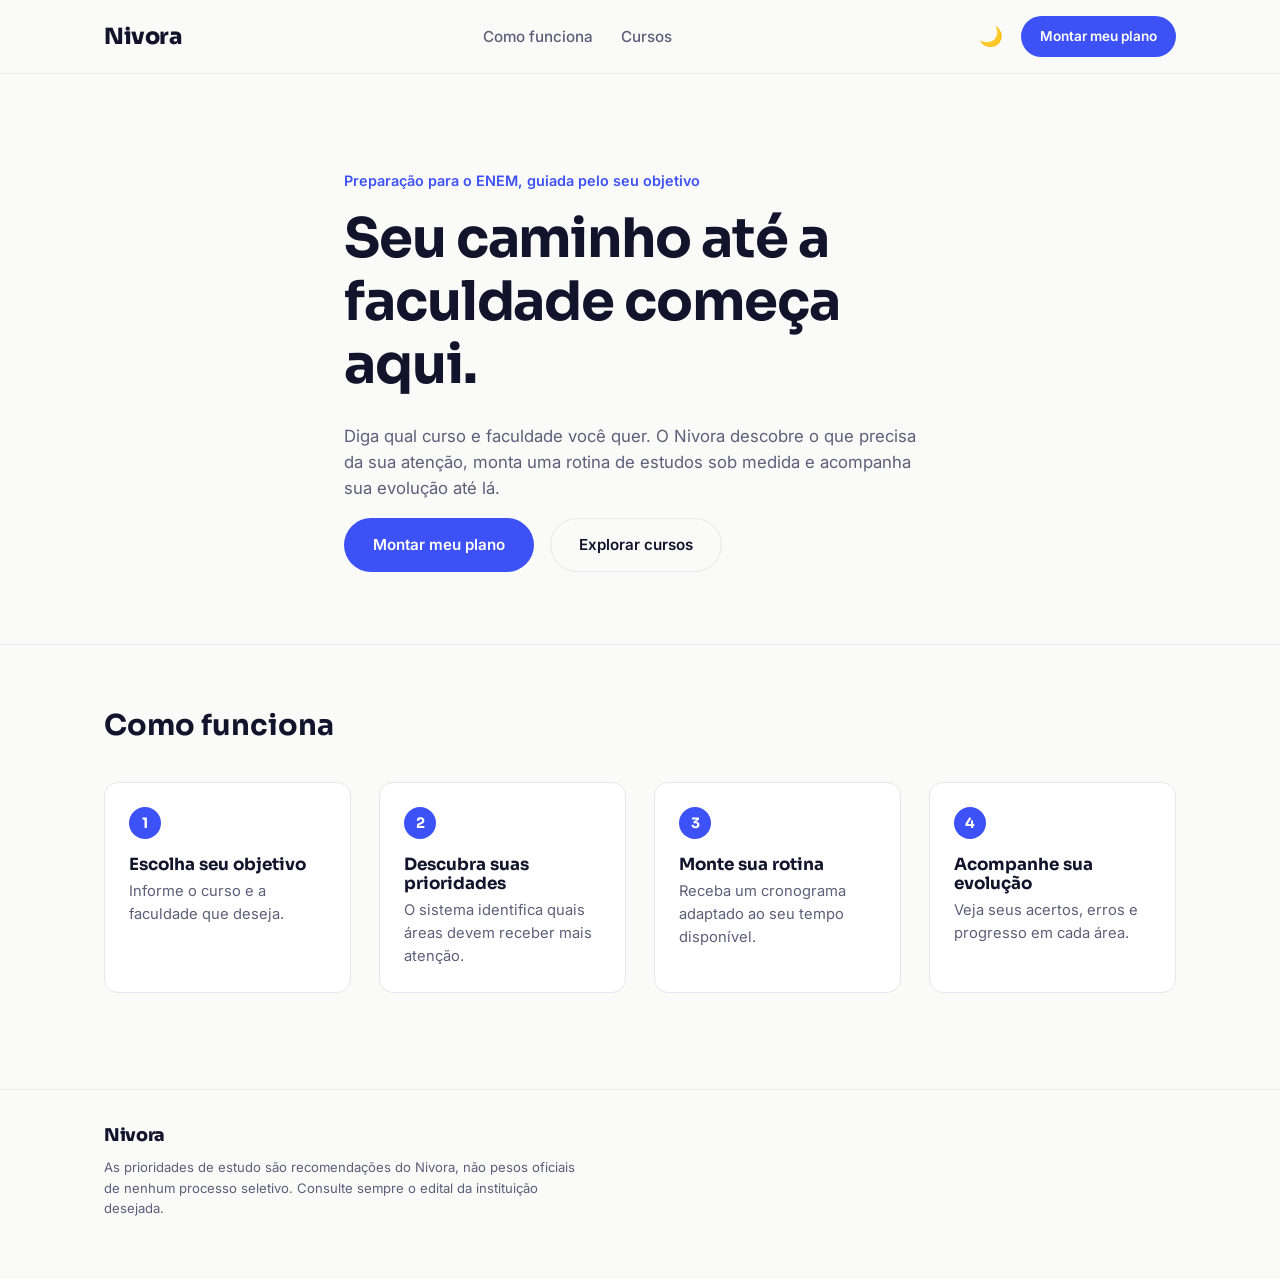
<file: index.html>
<!DOCTYPE html>
<html lang="pt-BR">
<head>
<meta charset="UTF-8">
<meta name="viewport" content="width=device-width, initial-scale=1.0">
<title>Nivora — Seu caminho até a faculdade começa aqui</title>
<meta name="description" content="Nivora personaliza sua preparação para o ENEM de acordo com o curso, a faculdade e o objetivo que você quer alcançar.">
<link rel="preconnect" href="https://fonts.googleapis.com">
<link href="https://fonts.googleapis.com/css2?family=Sora:wght@400;600;700;800&family=Inter:wght@400;500;600&display=swap" rel="stylesheet">
<link rel="stylesheet" href="css/style.css">
</head>
<body>

<header class="site-header">
  <div class="container header-inner">
    <a href="index.html" class="logo">Nivora</a>
    <nav class="main-nav" id="mainNav">
      <a href="#como-funciona">Como funciona</a>
      <a href="cursos.html">Cursos</a>
    </nav>
    <div class="header-actions">
      <button id="themeToggle" class="icon-btn" aria-label="Alternar tema claro/escuro">🌙</button>
      <a href="onboarding.html" class="btn btn-primary btn-sm">Montar meu plano</a>
      <button id="menuToggle" class="icon-btn nav-toggle" aria-label="Abrir menu">☰</button>
    </div>
  </div>
</header>

<main>
  <section class="hero">
    <div class="container hero-inner">
      <p class="hero-eyebrow">Preparação para o ENEM, guiada pelo seu objetivo</p>
      <h1 class="hero-title">Seu caminho até a<br>faculdade começa aqui.</h1>
      <p class="hero-text">
        Diga qual curso e faculdade você quer. O Nivora descobre o que
        precisa da sua atenção, monta uma rotina de estudos sob medida
        e acompanha sua evolução até lá.
      </p>
      <div class="hero-actions">
        <a href="onboarding.html" class="btn btn-primary">Montar meu plano</a>
        <a href="cursos.html" class="btn btn-outline">Explorar cursos</a>
      </div>
    </div>
  </section>

  <section class="how-it-works" id="como-funciona">
    <div class="container">
      <h2 class="section-title">Como funciona</h2>
      <ol class="steps">
        <li class="step">
          <span class="step-index">1</span>
          <h3>Escolha seu objetivo</h3>
          <p>Informe o curso e a faculdade que deseja.</p>
        </li>
        <li class="step">
          <span class="step-index">2</span>
          <h3>Descubra suas prioridades</h3>
          <p>O sistema identifica quais áreas devem receber mais atenção.</p>
        </li>
        <li class="step">
          <span class="step-index">3</span>
          <h3>Monte sua rotina</h3>
          <p>Receba um cronograma adaptado ao seu tempo disponível.</p>
        </li>
        <li class="step">
          <span class="step-index">4</span>
          <h3>Acompanhe sua evolução</h3>
          <p>Veja seus acertos, erros e progresso em cada área.</p>
        </li>
      </ol>
    </div>
  </section>
</main>

<footer class="site-footer">
  <div class="container footer-inner">
    <span class="logo logo-sm">Nivora</span>
    <p>As prioridades de estudo são recomendações do Nivora, não pesos oficiais de nenhum processo seletivo. Consulte sempre o edital da instituição desejada.</p>
  </div>
</footer>

<script src="js/storage.js"></script>
<script src="js/data.js"></script>
<script src="js/app.js"></script>
</body>
</html>
</file>
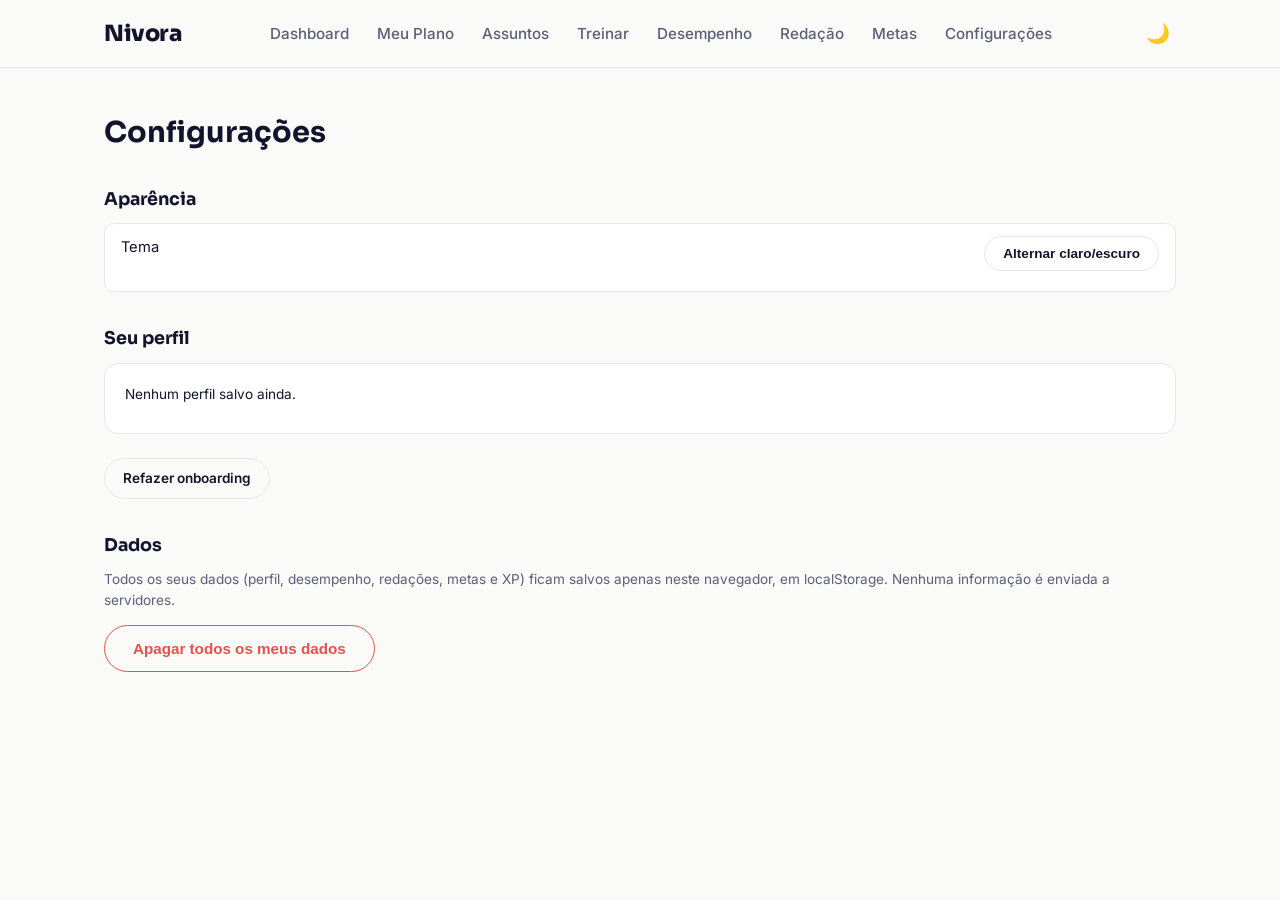
<file: configuracoes.html>
<!DOCTYPE html>
<html lang="pt-BR">
<head>
<meta charset="UTF-8">
<meta name="viewport" content="width=device-width, initial-scale=1.0">
<title>Configurações — Nivora</title>
<link rel="preconnect" href="https://fonts.googleapis.com">
<link href="https://fonts.googleapis.com/css2?family=Sora:wght@400;600;700;800&family=Inter:wght@400;500;600&display=swap" rel="stylesheet">
<link rel="stylesheet" href="css/style.css">
</head>
<body>

<header class="site-header">
  <div class="container header-inner">
    <a href="index.html" class="logo">Nivora</a>
    <nav class="main-nav app-nav">
      <a href="dashboard.html">Dashboard</a>
      <a href="plano.html">Meu Plano</a>
      <a href="assuntos.html">Assuntos</a>
      <a href="treinar.html">Treinar</a>
      <a href="desempenho.html">Desempenho</a>
      <a href="redacao.html">Redação</a>
      <a href="metas.html">Metas</a>
      <a href="configuracoes.html">Configurações</a>
    </nav>
    <div class="header-actions">
      <button id="themeToggle" class="icon-btn" aria-label="Alternar tema claro/escuro">🌙</button>
    </div>
  </div>
</header>

<main class="container page">
  <h1 class="section-title">Configurações</h1>

  <section class="redacao-secao">
    <h2>Aparência</h2>
    <div class="assunto-item">
      <div class="assunto-item-topo">
        <span>Tema</span>
        <button class="btn btn-outline btn-sm" id="btnTemaConfig">Alternar claro/escuro</button>
      </div>
    </div>
  </section>

  <section class="redacao-secao">
    <h2>Seu perfil</h2>
    <div class="resultado-card" id="perfilResumo"></div>
    <a href="onboarding.html" class="btn btn-outline btn-sm">Refazer onboarding</a>
  </section>

  <section class="redacao-secao">
    <h2>Dados</h2>
    <p class="hint">Todos os seus dados (perfil, desempenho, redações, metas e XP) ficam salvos apenas neste navegador, em localStorage. Nenhuma informação é enviada a servidores.</p>
    <button class="btn btn-outline" id="btnResetar" style="border-color:#E4534B;color:#E4534B;">Apagar todos os meus dados</button>
  </section>
</main>

<nav class="bottom-nav">
  <a href="dashboard.html"><span>🏠</span>Dashboard</a>
  <a href="plano.html"><span>🗓️</span>Plano</a>
  <a href="assuntos.html"><span>📚</span>Assuntos</a>
  <a href="treinar.html"><span>✍️</span>Treinar</a>
  <a href="desempenho.html"><span>📊</span>Desempenho</a>
  <a href="redacao.html"><span>📝</span>Redação</a>
  <a href="metas.html"><span>🎯</span>Metas</a>
  <a href="configuracoes.html" class="active"><span>⚙️</span>Config</a>
</nav>

<script src="js/storage.js"></script>
<script src="js/app.js"></script>
<script src="js/configuracoes.js"></script>
</body>
</html>
</file>
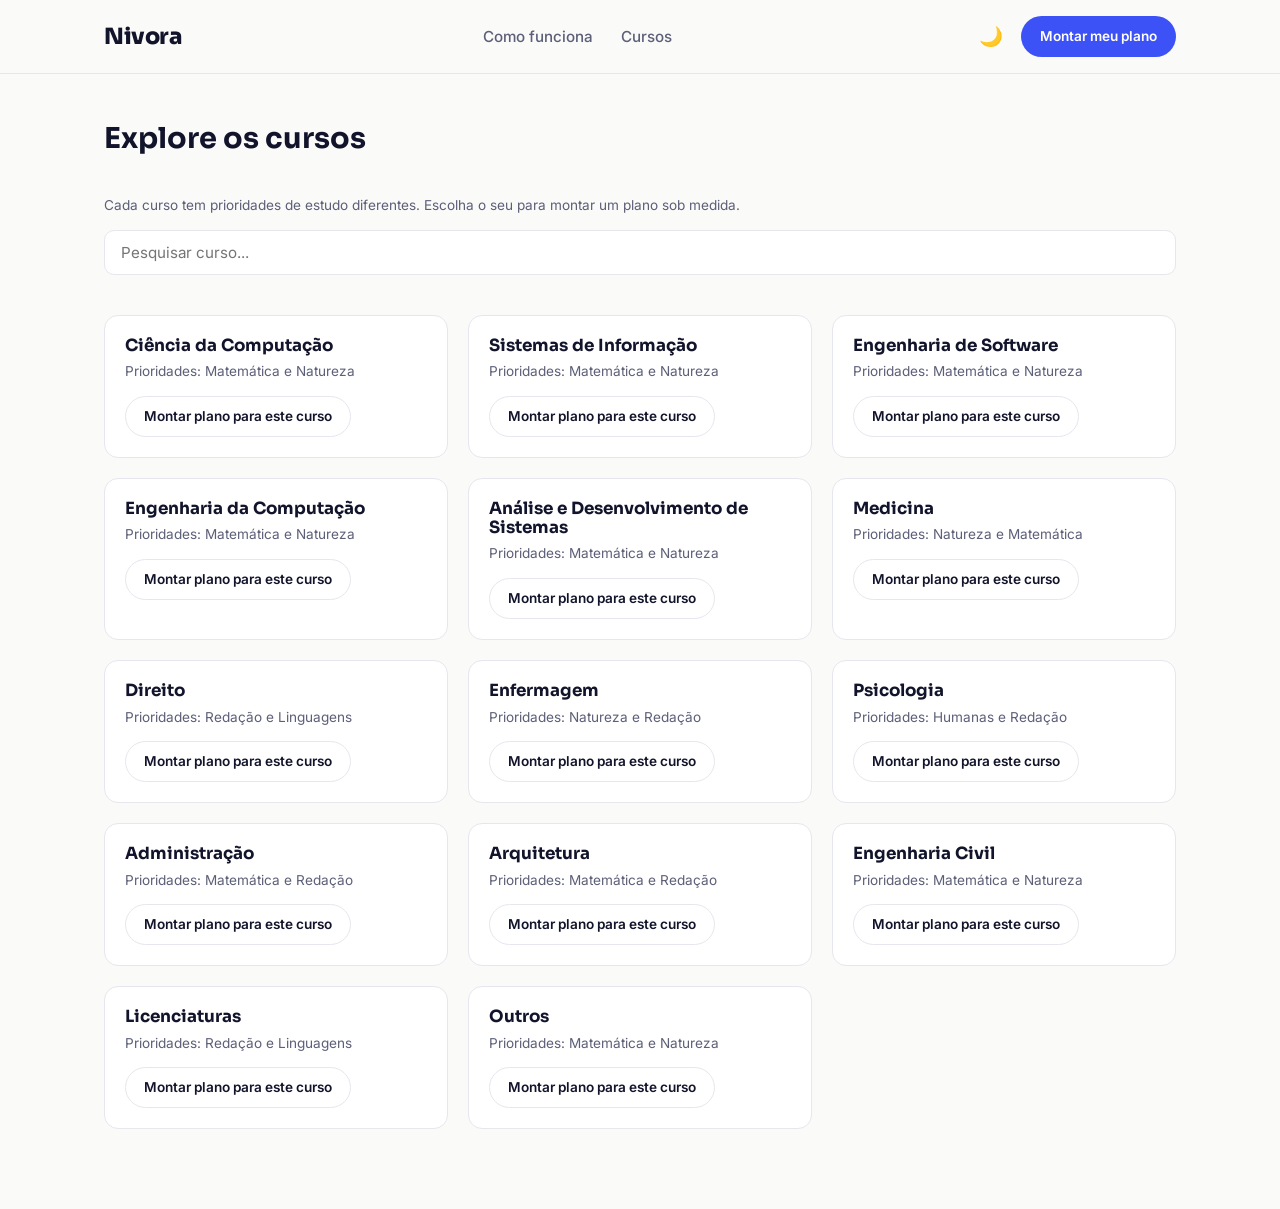
<file: cursos.html>
<!DOCTYPE html>
<html lang="pt-BR">
<head>
<meta charset="UTF-8">
<meta name="viewport" content="width=device-width, initial-scale=1.0">
<title>Cursos — Nivora</title>
<link rel="preconnect" href="https://fonts.googleapis.com">
<link href="https://fonts.googleapis.com/css2?family=Sora:wght@400;600;700;800&family=Inter:wght@400;500;600&display=swap" rel="stylesheet">
<link rel="stylesheet" href="css/style.css">
</head>
<body>

<header class="site-header">
  <div class="container header-inner">
    <a href="index.html" class="logo">Nivora</a>
    <nav class="main-nav" id="mainNav">
      <a href="index.html#como-funciona">Como funciona</a>
      <a href="cursos.html">Cursos</a>
    </nav>
    <div class="header-actions">
      <button id="themeToggle" class="icon-btn" aria-label="Alternar tema claro/escuro">🌙</button>
      <a href="onboarding.html" class="btn btn-primary btn-sm">Montar meu plano</a>
      <button id="menuToggle" class="icon-btn nav-toggle" aria-label="Abrir menu">☰</button>
    </div>
  </div>
</header>

<main class="container page">
  <h1 class="section-title">Explore os cursos</h1>
  <p class="hint">Cada curso tem prioridades de estudo diferentes. Escolha o seu para montar um plano sob medida.</p>
  <input type="text" class="search-input" id="buscaCurso" placeholder="Pesquisar curso...">
  <div class="curso-grid" id="grid"></div>
</main>

<script src="js/storage.js"></script>
<script src="js/data.js"></script>
<script src="js/app.js"></script>
<script>
  (async function () {
    await NivoraData.carregar();
    const grid = document.getElementById('grid');
    function render(itens) {
      grid.innerHTML = itens.map(c => {
        const areas = Object.entries(c.pesos).sort((a, b) => b[1] - a[1]).slice(0, 2)
          .map(([k]) => ({matematica:'Matemática',natureza:'Natureza',redacao:'Redação',linguagens:'Linguagens',humanas:'Humanas'}[k]));
        return `<div class="curso-card">
          <h3>${c.nome}</h3>
          <p class="hint">Prioridades: ${areas.join(' e ')}</p>
          <a href="onboarding.html" class="btn btn-outline btn-sm">Montar plano para este curso</a>
        </div>`;
      }).join('');
    }
    render(NivoraData.cursos);
    document.getElementById('buscaCurso').addEventListener('input', e => {
      const termo = e.target.value.toLowerCase();
      render(NivoraData.cursos.filter(c => c.nome.toLowerCase().includes(termo)));
    });
  })();
</script>
</body>
</html>
</file>
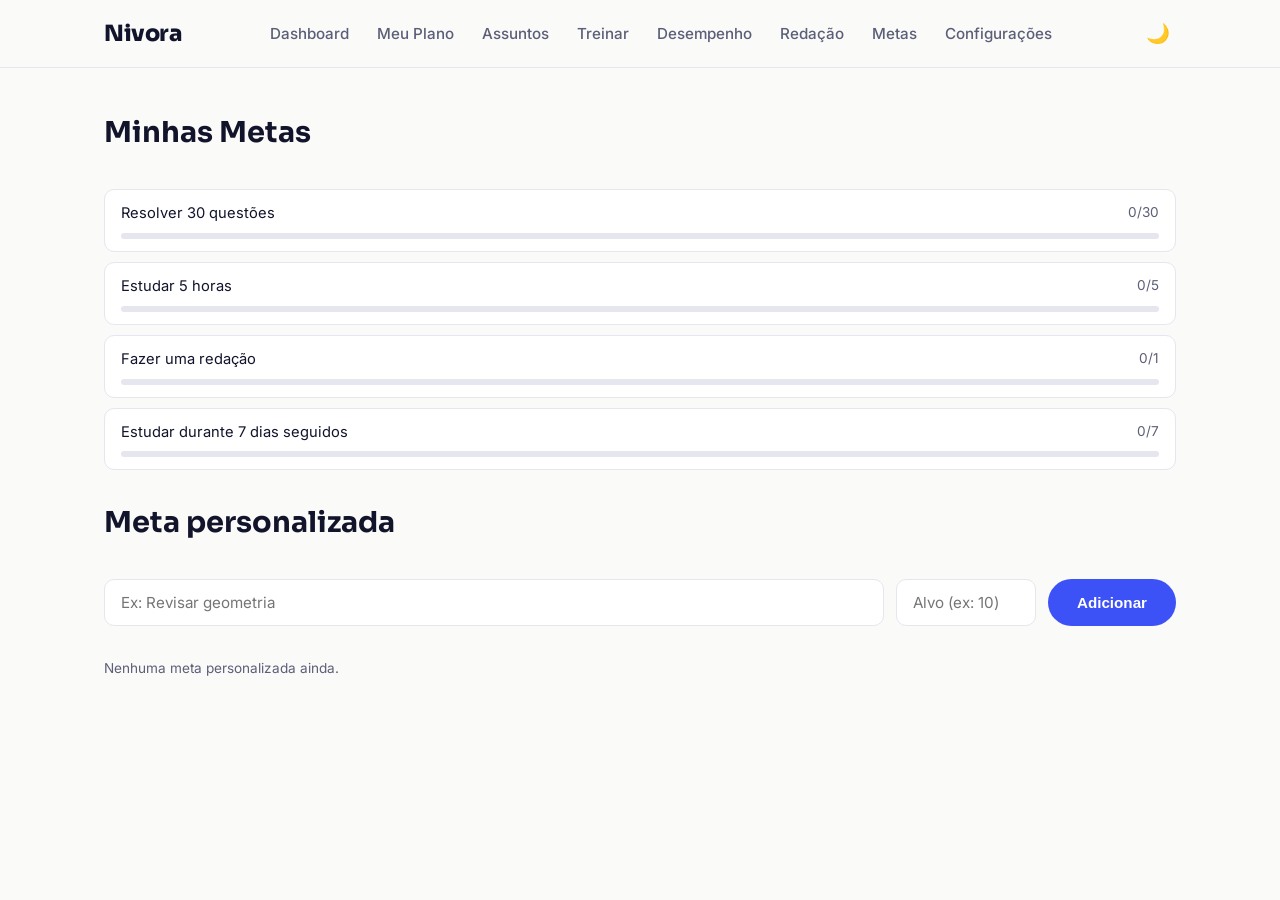
<file: metas.html>
<!DOCTYPE html>
<html lang="pt-BR">
<head>
<meta charset="UTF-8">
<meta name="viewport" content="width=device-width, initial-scale=1.0">
<title>Minhas Metas — Nivora</title>
<link rel="preconnect" href="https://fonts.googleapis.com">
<link href="https://fonts.googleapis.com/css2?family=Sora:wght@400;600;700;800&family=Inter:wght@400;500;600&display=swap" rel="stylesheet">
<link rel="stylesheet" href="css/style.css">
</head>
<body>

<header class="site-header">
  <div class="container header-inner">
    <a href="index.html" class="logo">Nivora</a>
    <nav class="main-nav app-nav">
      <a href="dashboard.html">Dashboard</a>
      <a href="plano.html">Meu Plano</a>
      <a href="assuntos.html">Assuntos</a>
      <a href="treinar.html">Treinar</a>
      <a href="desempenho.html">Desempenho</a>
      <a href="redacao.html">Redação</a>
      <a href="metas.html">Metas</a>
      <a href="configuracoes.html">Configurações</a>
    </nav>
    <div class="header-actions">
      <button id="themeToggle" class="icon-btn" aria-label="Alternar tema claro/escuro">🌙</button>
    </div>
  </div>
</header>

<main class="container page">
  <h1 class="section-title">Minhas Metas</h1>

  <div class="metas-sugestoes" id="metasSugestoes"></div>

  <h2 class="section-title" style="margin-top:36px;">Meta personalizada</h2>
  <div class="filtros">
    <input type="text" id="novaMetaTexto" class="search-input" placeholder="Ex: Revisar geometria" style="margin:0;flex:1;">
    <input type="number" id="novaMetaAlvo" class="search-input" placeholder="Alvo (ex: 10)" style="margin:0;width:140px;" min="1">
    <button class="btn btn-primary" id="btnAddMeta">Adicionar</button>
  </div>

  <div class="metas-lista" id="metasLista"></div>
</main>

<nav class="bottom-nav">
  <a href="dashboard.html"><span>🏠</span>Dashboard</a>
  <a href="plano.html"><span>🗓️</span>Plano</a>
  <a href="assuntos.html"><span>📚</span>Assuntos</a>
  <a href="treinar.html"><span>✍️</span>Treinar</a>
  <a href="desempenho.html"><span>📊</span>Desempenho</a>
  <a href="redacao.html"><span>📝</span>Redação</a>
  <a href="metas.html" class="active"><span>🎯</span>Metas</a>
</nav>

<script src="js/storage.js"></script>
<script src="js/app.js"></script>
<script src="js/gamificacao.js"></script>
<script src="js/metas.js"></script>
</body>
</html>
</file>
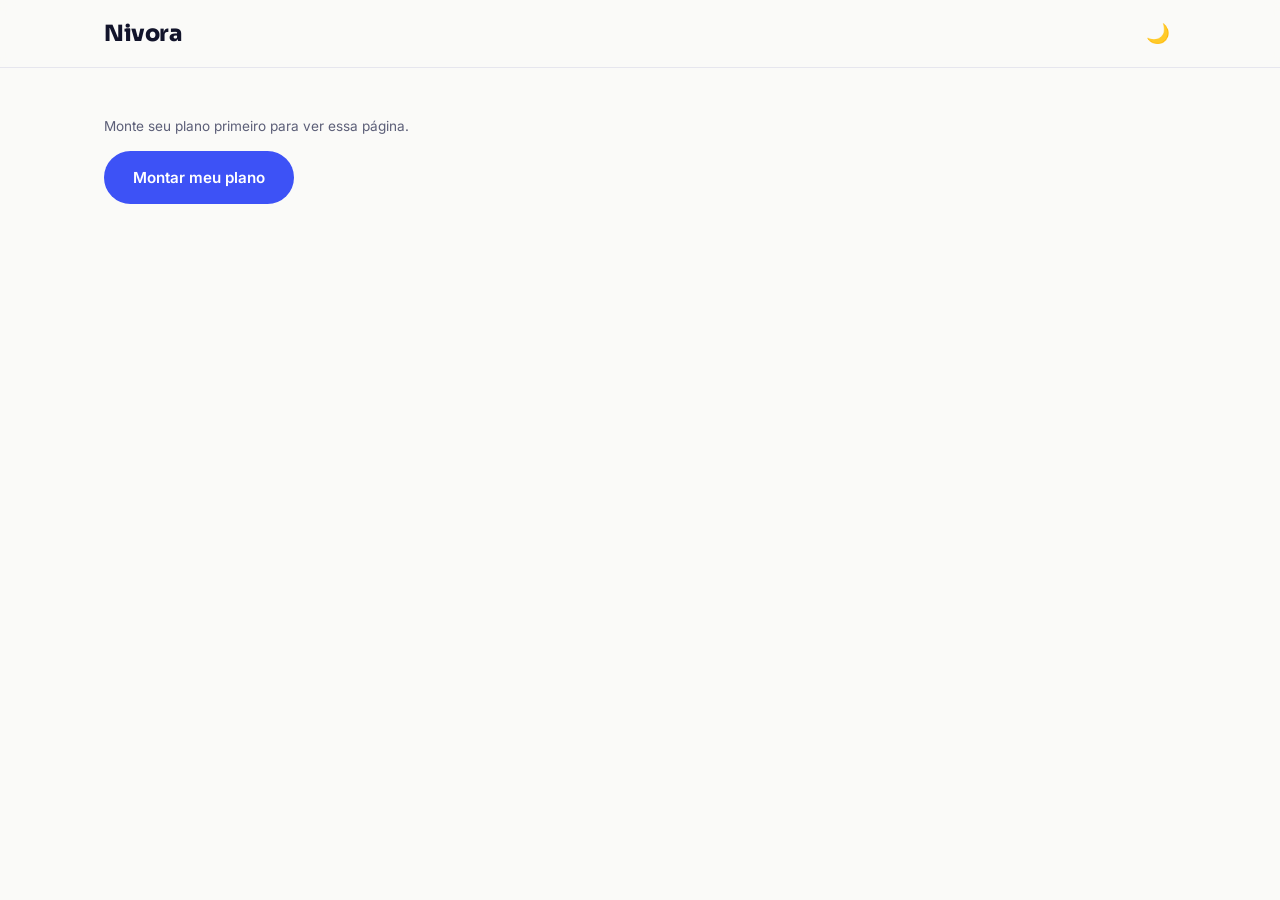
<file: objetivo.html>
<!DOCTYPE html>
<html lang="pt-BR">
<head>
<meta charset="UTF-8">
<meta name="viewport" content="width=device-width, initial-scale=1.0">
<title>Conheça seu objetivo — Nivora</title>
<link rel="preconnect" href="https://fonts.googleapis.com">
<link href="https://fonts.googleapis.com/css2?family=Sora:wght@400;600;700;800&family=Inter:wght@400;500;600&display=swap" rel="stylesheet">
<link rel="stylesheet" href="css/style.css">
</head>
<body>

<header class="site-header">
  <div class="container header-inner">
    <a href="dashboard.html" class="logo">Nivora</a>
    <div class="header-actions">
      <button id="themeToggle" class="icon-btn" aria-label="Alternar tema claro/escuro">🌙</button>
    </div>
  </div>
</header>

<main class="container page" id="objetivoApp"></main>

<script src="js/storage.js"></script>
<script src="js/data.js"></script>
<script src="js/app.js"></script>
<script src="js/objetivo.js"></script>
</body>
</html>
</file>
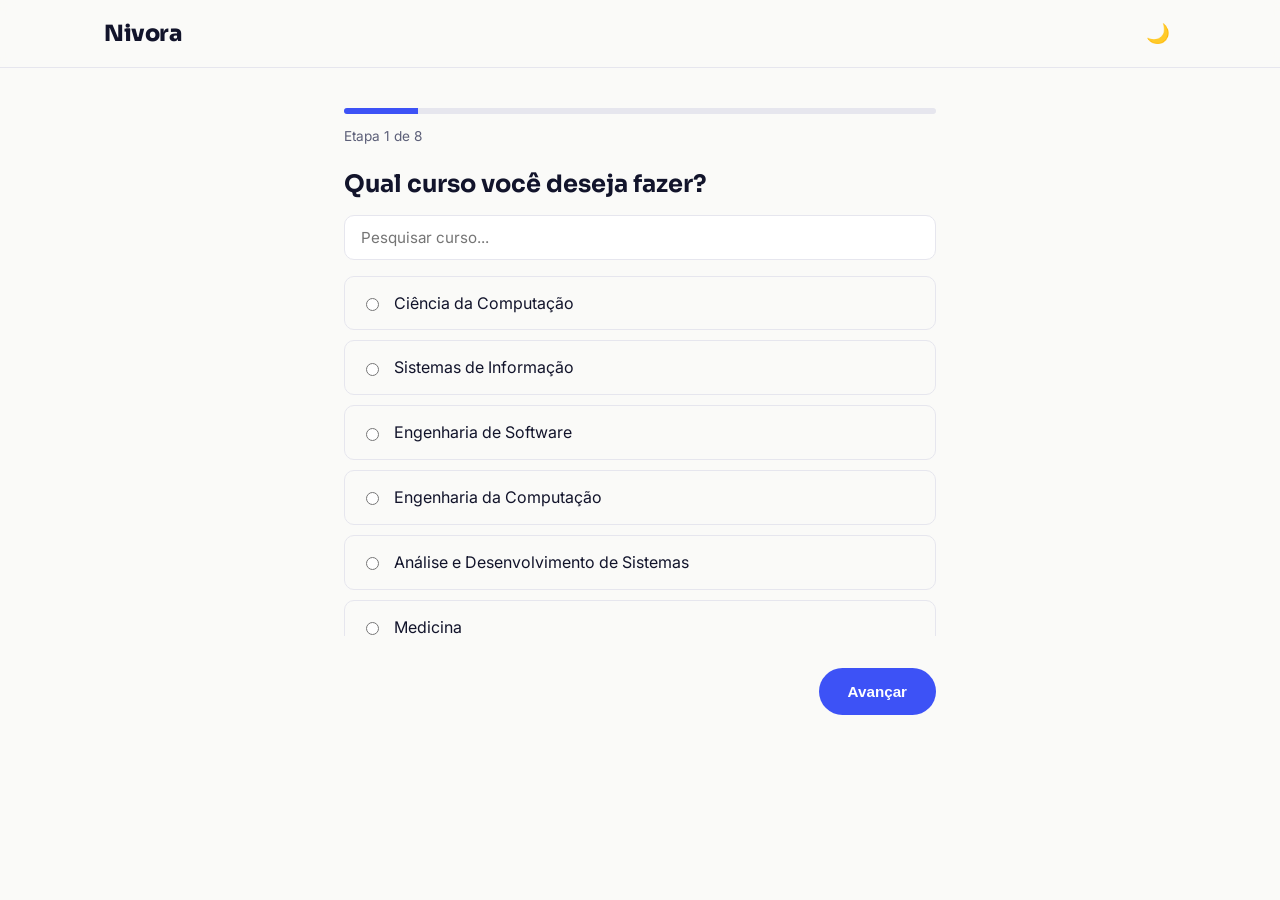
<file: onboarding.html>
<!DOCTYPE html>
<html lang="pt-BR">
<head>
<meta charset="UTF-8">
<meta name="viewport" content="width=device-width, initial-scale=1.0">
<title>Montar meu plano — Nivora</title>
<link rel="preconnect" href="https://fonts.googleapis.com">
<link href="https://fonts.googleapis.com/css2?family=Sora:wght@400;600;700;800&family=Inter:wght@400;500;600&display=swap" rel="stylesheet">
<link rel="stylesheet" href="css/style.css">
</head>
<body>

<header class="site-header">
  <div class="container header-inner">
    <a href="index.html" class="logo">Nivora</a>
    <button id="themeToggle" class="icon-btn" aria-label="Alternar tema claro/escuro">🌙</button>
  </div>
</header>

<main class="onboarding">
  <div class="container onboarding-inner">

    <div class="progress-track">
      <div class="progress-bar" id="progressBar"></div>
    </div>
    <p class="step-label" id="stepLabel">Etapa 1 de 8</p>

    <!-- Etapa 1: Curso -->
    <section class="ob-step" data-step="1">
      <h2>Qual curso você deseja fazer?</h2>
      <input type="text" class="search-input" id="buscaCurso" placeholder="Pesquisar curso...">
      <div class="option-list" id="listaCursos"></div>
    </section>

    <!-- Etapa 2: Faculdade -->
    <section class="ob-step" data-step="2" hidden>
      <h2>Em qual faculdade você deseja estudar?</h2>
      <input type="text" class="search-input" id="buscaFaculdade" placeholder="Pesquisar faculdade...">
      <div class="option-list" id="listaFaculdades"></div>
    </section>

    <!-- Etapa 3: Forma de ingresso -->
    <section class="ob-step" data-step="3" hidden>
      <h2>Como pretende entrar?</h2>
      <div class="option-list" data-field="ingresso">
        <label class="option-card"><input type="radio" name="ingresso" value="SISU"><span>SISU</span></label>
        <label class="option-card"><input type="radio" name="ingresso" value="ProUni"><span>ProUni</span></label>
        <label class="option-card"><input type="radio" name="ingresso" value="FIES"><span>FIES</span></label>
        <label class="option-card"><input type="radio" name="ingresso" value="Vestibular próprio"><span>Vestibular próprio</span></label>
        <label class="option-card"><input type="radio" name="ingresso" value="Ainda não sei"><span>Ainda não sei</span></label>
      </div>
    </section>

    <!-- Etapa 4: Modalidade -->
    <section class="ob-step" data-step="4" hidden>
      <h2>Qual modalidade pretende utilizar?</h2>
      <div class="option-list" data-field="modalidade">
        <label class="option-card"><input type="radio" name="modalidade" value="Ampla concorrência"><span>Ampla concorrência</span></label>
        <label class="option-card"><input type="radio" name="modalidade" value="Escola pública"><span>Escola pública</span></label>
        <label class="option-card"><input type="radio" name="modalidade" value="Escola pública + critérios de renda"><span>Escola pública + critérios de renda</span></label>
        <label class="option-card"><input type="radio" name="modalidade" value="Outras modalidades de reserva de vagas"><span>Outras modalidades de reserva de vagas</span></label>
        <label class="option-card"><input type="radio" name="modalidade" value="Ainda não sei"><span>Ainda não sei</span></label>
      </div>
      <p class="hint">As regras de cotas variam por instituição. Consulte sempre o edital oficial.</p>
    </section>

    <!-- Etapa 5: Tempo de estudo -->
    <section class="ob-step" data-step="5" hidden>
      <h2>Quanto tempo você consegue estudar por dia?</h2>
      <div class="option-list" data-field="tempoEstudo">
        <label class="option-card"><input type="radio" name="tempoEstudo" value="Menos de 1 hora" data-min="45"><span>Menos de 1 hora</span></label>
        <label class="option-card"><input type="radio" name="tempoEstudo" value="1 hora" data-min="60"><span>1 hora</span></label>
        <label class="option-card"><input type="radio" name="tempoEstudo" value="2 horas" data-min="120"><span>2 horas</span></label>
        <label class="option-card"><input type="radio" name="tempoEstudo" value="3 horas" data-min="180"><span>3 horas</span></label>
        <label class="option-card"><input type="radio" name="tempoEstudo" value="4 horas" data-min="240"><span>4 horas</span></label>
        <label class="option-card"><input type="radio" name="tempoEstudo" value="5 horas ou mais" data-min="300"><span>5 horas ou mais</span></label>
      </div>
    </section>

    <!-- Etapa 6: Nível -->
    <section class="ob-step" data-step="6" hidden>
      <h2>Qual seu nível atual?</h2>
      <div class="option-list" data-field="nivel">
        <label class="option-card"><input type="radio" name="nivel" value="Iniciante"><span>Iniciante</span></label>
        <label class="option-card"><input type="radio" name="nivel" value="Básico"><span>Básico</span></label>
        <label class="option-card"><input type="radio" name="nivel" value="Intermediário"><span>Intermediário</span></label>
        <label class="option-card"><input type="radio" name="nivel" value="Avançado"><span>Avançado</span></label>
      </div>
    </section>

    <!-- Etapa 7: Dificuldades -->
    <section class="ob-step" data-step="7" hidden>
      <h2>Em quais matérias você possui mais dificuldade?</h2>
      <p class="hint">Selecione quantas quiser.</p>
      <div class="option-list" data-field="dificuldades">
        <label class="option-card"><input type="checkbox" value="Matemática"><span>Matemática</span></label>
        <label class="option-card"><input type="checkbox" value="Física"><span>Física</span></label>
        <label class="option-card"><input type="checkbox" value="Química"><span>Química</span></label>
        <label class="option-card"><input type="checkbox" value="Biologia"><span>Biologia</span></label>
        <label class="option-card"><input type="checkbox" value="Português"><span>Português</span></label>
        <label class="option-card"><input type="checkbox" value="Literatura"><span>Literatura</span></label>
        <label class="option-card"><input type="checkbox" value="História"><span>História</span></label>
        <label class="option-card"><input type="checkbox" value="Geografia"><span>Geografia</span></label>
        <label class="option-card"><input type="checkbox" value="Filosofia"><span>Filosofia</span></label>
        <label class="option-card"><input type="checkbox" value="Sociologia"><span>Sociologia</span></label>
        <label class="option-card"><input type="checkbox" value="Inglês/Espanhol"><span>Inglês/Espanhol</span></label>
        <label class="option-card"><input type="checkbox" value="Redação"><span>Redação</span></label>
      </div>
    </section>

    <!-- Etapa 8: Meta -->
    <section class="ob-step" data-step="8" hidden>
      <h2>Qual é sua principal meta?</h2>
      <div class="option-list" data-field="meta">
        <label class="option-card"><input type="radio" name="meta" value="Melhorar minha nota"><span>Melhorar minha nota</span></label>
        <label class="option-card"><input type="radio" name="meta" value="Passar no curso desejado"><span>Passar no curso desejado</span></label>
        <label class="option-card"><input type="radio" name="meta" value="Passar em uma faculdade específica"><span>Passar em uma faculdade específica</span></label>
        <label class="option-card"><input type="radio" name="meta" value="Alcançar uma determinada nota"><span>Alcançar uma determinada nota</span></label>
      </div>
      <input type="number" id="notaDesejada" class="search-input" placeholder="Nota desejada (opcional)" min="0" max="1000">
    </section>

    <!-- Resultado -->
    <section class="ob-step ob-resultado" data-step="resultado" hidden>
      <h2>Seu plano está pronto! 🎓</h2>
      <div class="resultado-card" id="resultadoResumo"></div>
      <h3>Prioridades</h3>
      <div class="resultado-prioridades" id="resultadoPrioridades"></div>
      <a href="dashboard.html" class="btn btn-primary">Ver meu plano</a>
    </section>

    <div class="ob-actions" id="obActions">
      <button class="btn btn-outline" id="btnVoltar">Voltar</button>
      <button class="btn btn-primary" id="btnAvancar">Avançar</button>
    </div>
  </div>
</main>

<script src="js/storage.js"></script>
<script src="js/data.js"></script>
<script src="js/priorities.js"></script>
<script src="js/app.js"></script>
<script src="js/onboarding.js"></script>
</body>
</html>
</file>
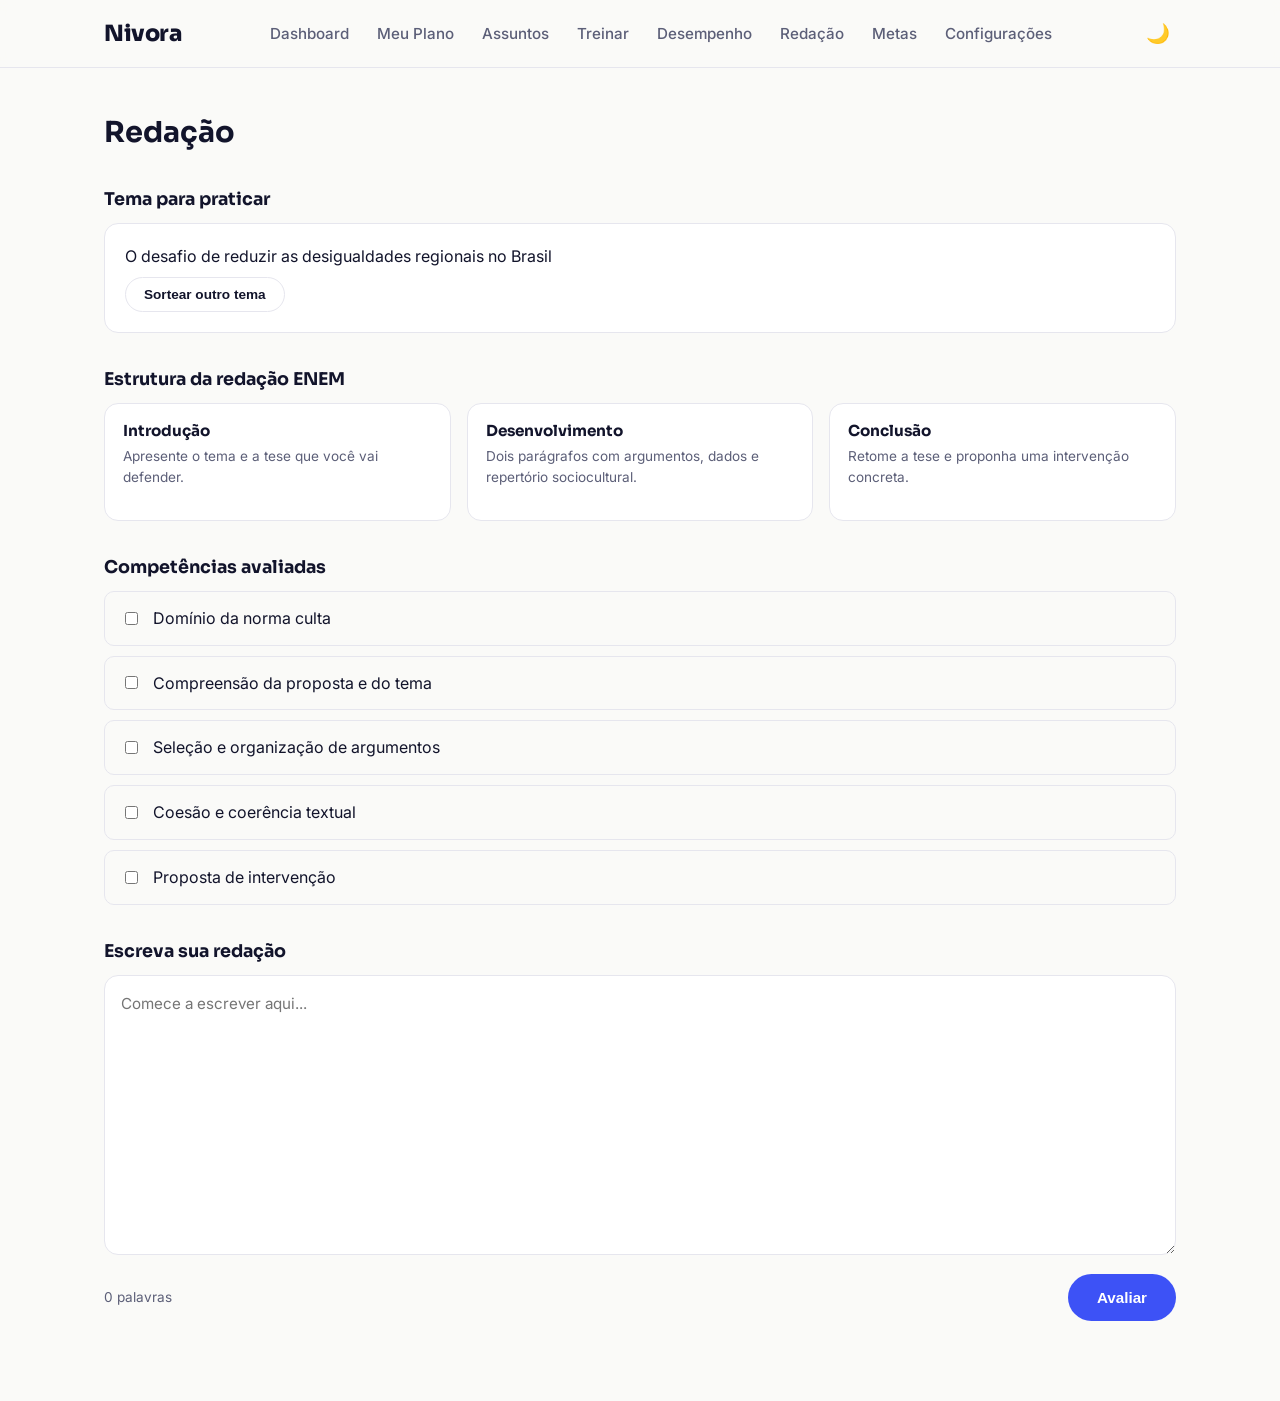
<file: redacao.html>
<!DOCTYPE html>
<html lang="pt-BR">
<head>
<meta charset="UTF-8">
<meta name="viewport" content="width=device-width, initial-scale=1.0">
<title>Redação — Nivora</title>
<link rel="preconnect" href="https://fonts.googleapis.com">
<link href="https://fonts.googleapis.com/css2?family=Sora:wght@400;600;700;800&family=Inter:wght@400;500;600&display=swap" rel="stylesheet">
<link rel="stylesheet" href="css/style.css">
</head>
<body>

<header class="site-header">
  <div class="container header-inner">
    <a href="index.html" class="logo">Nivora</a>
    <nav class="main-nav app-nav">
      <a href="dashboard.html">Dashboard</a>
      <a href="plano.html">Meu Plano</a>
      <a href="assuntos.html">Assuntos</a>
      <a href="treinar.html">Treinar</a>
      <a href="desempenho.html">Desempenho</a>
      <a href="redacao.html">Redação</a>
      <a href="metas.html">Metas</a>
      <a href="configuracoes.html">Configurações</a>
    </nav>
    <div class="header-actions">
      <button id="themeToggle" class="icon-btn" aria-label="Alternar tema claro/escuro">🌙</button>
    </div>
  </div>
</header>

<main class="container page">
  <h1 class="section-title">Redação</h1>

  <section class="redacao-secao">
    <h2>Tema para praticar</h2>
    <div class="resultado-card">
      <p id="temaAtual"></p>
      <button class="btn btn-outline btn-sm" id="btnNovoTema">Sortear outro tema</button>
    </div>
  </section>

  <section class="redacao-secao">
    <h2>Estrutura da redação ENEM</h2>
    <div class="estrutura-grid">
      <div class="estrutura-card"><h3>Introdução</h3><p class="hint">Apresente o tema e a tese que você vai defender.</p></div>
      <div class="estrutura-card"><h3>Desenvolvimento</h3><p class="hint">Dois parágrafos com argumentos, dados e repertório sociocultural.</p></div>
      <div class="estrutura-card"><h3>Conclusão</h3><p class="hint">Retome a tese e proponha uma intervenção concreta.</p></div>
    </div>
  </section>

  <section class="redacao-secao">
    <h2>Competências avaliadas</h2>
    <div class="option-list" id="checklistCompetencias">
      <label class="option-card"><input type="checkbox"><span>Domínio da norma culta</span></label>
      <label class="option-card"><input type="checkbox"><span>Compreensão da proposta e do tema</span></label>
      <label class="option-card"><input type="checkbox"><span>Seleção e organização de argumentos</span></label>
      <label class="option-card"><input type="checkbox"><span>Coesão e coerência textual</span></label>
      <label class="option-card"><input type="checkbox"><span>Proposta de intervenção</span></label>
    </div>
  </section>

  <section class="redacao-secao">
    <h2>Escreva sua redação</h2>
    <textarea id="editorRedacao" class="redacao-textarea" placeholder="Comece a escrever aqui..."></textarea>
    <div class="redacao-footer">
      <span class="hint" id="contadorPalavras">0 palavras</span>
      <button class="btn btn-primary" id="btnAvaliar">Avaliar</button>
    </div>
    <div id="avaliacaoResultado"></div>
  </section>
</main>

<nav class="bottom-nav">
  <a href="dashboard.html"><span>🏠</span>Dashboard</a>
  <a href="plano.html"><span>🗓️</span>Plano</a>
  <a href="assuntos.html"><span>📚</span>Assuntos</a>
  <a href="treinar.html"><span>✍️</span>Treinar</a>
  <a href="desempenho.html"><span>📊</span>Desempenho</a>
  <a href="redacao.html" class="active"><span>📝</span>Redação</a>
  <a href="metas.html"><span>🎯</span>Metas</a>
  <a href="configuracoes.html"><span>⚙️</span>Config</a>
</nav>

<script src="js/storage.js"></script>
<script src="js/app.js"></script>
<script src="js/gamificacao.js"></script>
<script src="js/redacao.js"></script>
</body>
</html>
</file>
<file: css/style.css>
/* ===== Tokens ===== */
:root{
  --bg:#FAFAF8;
  --surface:#FFFFFF;
  --ink:#12142B;
  --muted:#5C5F78;
  --border:#E6E6EE;
  --accent:#3D52F6;
  --accent-ink:#FFFFFF;
  --accent-2:#FFB648;
  --radius:14px;
  --font-display:'Sora',sans-serif;
  --font-body:'Inter',sans-serif;
}
[data-theme="dark"]{
  --bg:#0B0D1C;
  --surface:#151833;
  --ink:#F1F1F7;
  --muted:#A6A8C4;
  --border:#23264A;
  --accent:#5B72FF;
  --accent-ink:#0B0D1C;
}

*{box-sizing:border-box;}
html{scroll-behavior:smooth;}
body{
  margin:0;
  background:var(--bg);
  color:var(--ink);
  font-family:var(--font-body);
  line-height:1.55;
  transition:background .2s ease,color .2s ease;
}
h1,h2,h3{font-family:var(--font-display);margin:0 0 .5em;line-height:1.15;}
p{margin:0 0 1em;color:var(--muted);}
a{color:inherit;text-decoration:none;}
.container{max-width:1120px;margin:0 auto;padding:0 24px;}

/* ===== Buttons ===== */
.btn{
  display:inline-flex;align-items:center;justify-content:center;
  padding:14px 28px;border-radius:999px;font-weight:600;font-size:.95rem;
  border:1px solid transparent;cursor:pointer;transition:transform .15s ease,opacity .15s ease;
}
.btn:hover{transform:translateY(-1px);}
.btn-primary{background:var(--accent);color:var(--accent-ink);}
.btn-outline{background:transparent;color:var(--ink);border-color:var(--border);}
.btn-sm{padding:9px 18px;font-size:.85rem;}

.icon-btn{
  background:none;border:none;font-size:1.2rem;cursor:pointer;color:var(--ink);
  padding:6px;border-radius:8px;
}
.icon-btn:hover{background:var(--border);}

/* ===== Header ===== */
.site-header{
  position:sticky;top:0;z-index:20;
  background:color-mix(in srgb, var(--bg) 88%, transparent);
  backdrop-filter:blur(8px);
  border-bottom:1px solid var(--border);
}
.header-inner{
  display:flex;align-items:center;justify-content:space-between;
  padding:16px 24px;
}
.logo{font-family:var(--font-display);font-weight:800;font-size:1.4rem;letter-spacing:-0.02em;}
.logo-sm{font-size:1.1rem;}
.main-nav{display:flex;gap:28px;}
.main-nav a{color:var(--muted);font-weight:500;font-size:.95rem;}
.main-nav a:hover{color:var(--ink);}
.header-actions{display:flex;align-items:center;gap:12px;}
.nav-toggle{display:none;}

/* ===== Hero ===== */
.hero{padding:96px 0 72px;}
.hero-inner{max-width:640px;}
.hero-eyebrow{color:var(--accent);font-weight:600;font-size:.9rem;margin-bottom:16px;}
.hero-title{font-size:clamp(2.2rem,5vw,3.4rem);letter-spacing:-0.02em;}
.hero-text{font-size:1.05rem;max-width:52ch;}
.hero-actions{display:flex;gap:16px;margin-top:8px;flex-wrap:wrap;}

/* ===== How it works ===== */
.how-it-works{padding:64px 0 96px;border-top:1px solid var(--border);}
.section-title{font-size:1.8rem;margin-bottom:40px;}
.steps{
  list-style:none;margin:0;padding:0;
  display:grid;grid-template-columns:repeat(4,1fr);gap:28px;
}
.step{
  background:var(--surface);border:1px solid var(--border);
  border-radius:var(--radius);padding:24px;
}
.step-index{
  display:inline-flex;align-items:center;justify-content:center;
  width:32px;height:32px;border-radius:50%;
  background:var(--accent);color:var(--accent-ink);
  font-family:var(--font-display);font-weight:700;font-size:.9rem;
  margin-bottom:16px;
}
.step h3{font-size:1.05rem;margin-bottom:6px;}
.step p{font-size:.92rem;margin:0;}

/* ===== Footer ===== */
.site-footer{border-top:1px solid var(--border);padding:32px 0 48px;}
.footer-inner p{font-size:.82rem;max-width:60ch;margin-top:8px;}

/* ===== Onboarding ===== */
.onboarding-inner{max-width:640px;padding-top:40px;padding-bottom:64px;}
.progress-track{height:6px;background:var(--border);border-radius:99px;overflow:hidden;}
.progress-bar{height:100%;background:var(--accent);width:12.5%;transition:width .25s ease;}
.step-label{color:var(--muted);font-size:.85rem;margin:12px 0 24px;}
.ob-step h2{font-size:1.5rem;margin-bottom:16px;}
.search-input{
  width:100%;padding:12px 16px;border-radius:10px;border:1px solid var(--border);
  background:var(--surface);color:var(--ink);font-family:var(--font-body);font-size:.95rem;
  margin-bottom:16px;
}
.option-list{display:flex;flex-direction:column;gap:10px;max-height:360px;overflow-y:auto;}
.option-card{
  display:flex;align-items:center;gap:12px;
  border:1px solid var(--border);border-radius:10px;padding:14px 16px;
  cursor:pointer;transition:border-color .15s ease,background .15s ease;
}
.option-card:hover{border-color:var(--accent);}
.option-card.selected{border-color:var(--accent);background:color-mix(in srgb, var(--accent) 8%, transparent);}
.option-card input{accent-color:var(--accent);}
.hint{font-size:.85rem;color:var(--muted);}
.ob-actions{display:flex;justify-content:space-between;margin-top:32px;}
.shake{animation:shake .3s;}
@keyframes shake{25%{transform:translateX(-4px);}75%{transform:translateX(4px);}}

.resultado-card{background:var(--surface);border:1px solid var(--border);border-radius:var(--radius);padding:20px;margin-bottom:24px;}
.resultado-card p{margin:0 0 8px;color:var(--ink);}
.grafico-evolucao{background:var(--surface);border:1px solid var(--border);border-radius:var(--radius);padding:12px;margin-bottom:8px;}
.resultado-prioridades{display:flex;flex-direction:column;gap:12px;margin-bottom:28px;}
.prioridade-item{border:1px solid var(--border);border-radius:10px;padding:12px 16px;}
.prioridade-item span{font-weight:600;}
.prioridade-item p{margin:4px 0 0;}

/* ===== Página genérica / cursos ===== */
.page{padding:48px 24px 80px;}
.curso-grid{display:grid;grid-template-columns:repeat(3,1fr);gap:20px;margin-top:24px;}
.curso-card{background:var(--surface);border:1px solid var(--border);border-radius:var(--radius);padding:20px;}
.curso-card h3{font-size:1.05rem;margin-bottom:6px;}

/* ===== Dashboard ===== */
.dash-grid{display:grid;grid-template-columns:repeat(4,1fr);gap:16px;margin-top:24px;}
.dash-card{background:var(--surface);border:1px solid var(--border);border-radius:var(--radius);padding:18px;}
.dash-label{display:block;font-size:.78rem;color:var(--muted);margin-bottom:6px;}
.dash-card strong{font-family:var(--font-display);font-size:1.15rem;}
.dash-card-wide{grid-column:span 2;}

/* ===== Meu Plano ===== */
.plano-grid{display:grid;grid-template-columns:repeat(3,1fr);gap:16px;margin-top:24px;}
.plano-card{background:var(--surface);border:1px solid var(--border);border-radius:var(--radius);padding:18px;}
.plano-card h3{font-size:.85rem;letter-spacing:.04em;color:var(--accent);margin-bottom:12px;}
.plano-card p{margin:0 0 6px;font-size:.92rem;color:var(--ink);}
.app-nav{display:flex;}

/* ===== Assuntos ===== */
.assunto-grupo{margin-top:32px;}
.assunto-grupo h2{font-size:1.1rem;margin-bottom:14px;}
.assunto-lista{display:flex;flex-direction:column;gap:10px;}
.assunto-item{background:var(--surface);border:1px solid var(--border);border-radius:10px;padding:12px 16px;}
.assunto-item-topo{display:flex;justify-content:space-between;font-size:.92rem;margin-bottom:8px;}
.mini-bar{height:6px;background:var(--border);border-radius:99px;overflow:hidden;}
.mini-bar-fill{height:100%;background:var(--accent);}

/* ===== Treinar ===== */
.filtros{display:flex;gap:12px;flex-wrap:wrap;margin:24px 0 32px;}
.filtros select{
  padding:10px 14px;border-radius:10px;border:1px solid var(--border);
  background:var(--surface);color:var(--ink);font-family:var(--font-body);font-size:.9rem;
}
.questao-card{background:var(--surface);border:1px solid var(--border);border-radius:var(--radius);padding:20px;margin-bottom:16px;}
.questao-meta{font-size:.78rem;color:var(--muted);margin-bottom:8px;text-transform:uppercase;letter-spacing:.03em;}
.questao-enunciado{color:var(--ink);margin-bottom:14px;}
.alternativas{display:flex;flex-direction:column;gap:8px;}
.option-card.correta{border-color:#2FAE6B;background:color-mix(in srgb, #2FAE6B 10%, transparent);}
.option-card.errada{border-color:#E4534B;background:color-mix(in srgb, #E4534B 10%, transparent);}

/* ===== Redação ===== */
.redacao-secao{margin-top:36px;}
.redacao-secao h2{font-size:1.1rem;margin-bottom:14px;}
.estrutura-grid{display:grid;grid-template-columns:repeat(3,1fr);gap:16px;}
.estrutura-card{background:var(--surface);border:1px solid var(--border);border-radius:var(--radius);padding:18px;}
.estrutura-card h3{font-size:.95rem;margin-bottom:6px;}
.redacao-textarea{
  width:100%;min-height:280px;padding:16px;border-radius:var(--radius);border:1px solid var(--border);
  background:var(--surface);color:var(--ink);font-family:var(--font-body);font-size:.95rem;line-height:1.6;resize:vertical;
}
.redacao-footer{display:flex;justify-content:space-between;align-items:center;margin-top:12px;}

/* ===== Metas ===== */
.metas-sugestoes,.metas-lista{display:flex;flex-direction:column;gap:10px;margin-top:16px;}

/* ===== Navegação inferior (mobile, páginas internas) ===== */
.bottom-nav{display:none;}
@media (max-width: 640px){
  .app-nav{display:none !important;}
  .bottom-nav{
    display:flex;position:fixed;bottom:0;left:0;right:0;z-index:30;
    background:var(--bg);border-top:1px solid var(--border);
    overflow-x:auto;padding:8px 4px;gap:2px;
  }
  .bottom-nav a{
    flex:0 0 auto;display:flex;flex-direction:column;align-items:center;gap:2px;
    font-size:.65rem;color:var(--muted);padding:6px 12px;border-radius:8px;white-space:nowrap;
  }
  .bottom-nav a.active{color:var(--accent);}
  .page{padding-bottom:88px;}
}

/* ===== Responsive ===== */
@media (max-width: 860px){
  .steps{grid-template-columns:repeat(2,1fr);}
}
@media (max-width: 640px){
  .main-nav{
    position:fixed;top:64px;left:0;right:0;
    background:var(--bg);border-bottom:1px solid var(--border);
    flex-direction:column;padding:16px 24px;gap:16px;
    transform:translateY(-8px);opacity:0;pointer-events:none;
    transition:opacity .18s ease,transform .18s ease;
  }
  .main-nav.open{transform:translateY(0);opacity:1;pointer-events:auto;}
  .nav-toggle{display:inline-flex;}
  .header-actions .btn-sm{display:none;}
  .hero{padding:56px 0 48px;}
  .steps{grid-template-columns:1fr;}
  .curso-grid{grid-template-columns:1fr;}
  .dash-grid{grid-template-columns:repeat(2,1fr);}
  .plano-grid{grid-template-columns:1fr;}
  .estrutura-grid{grid-template-columns:1fr;}
}
</file>
